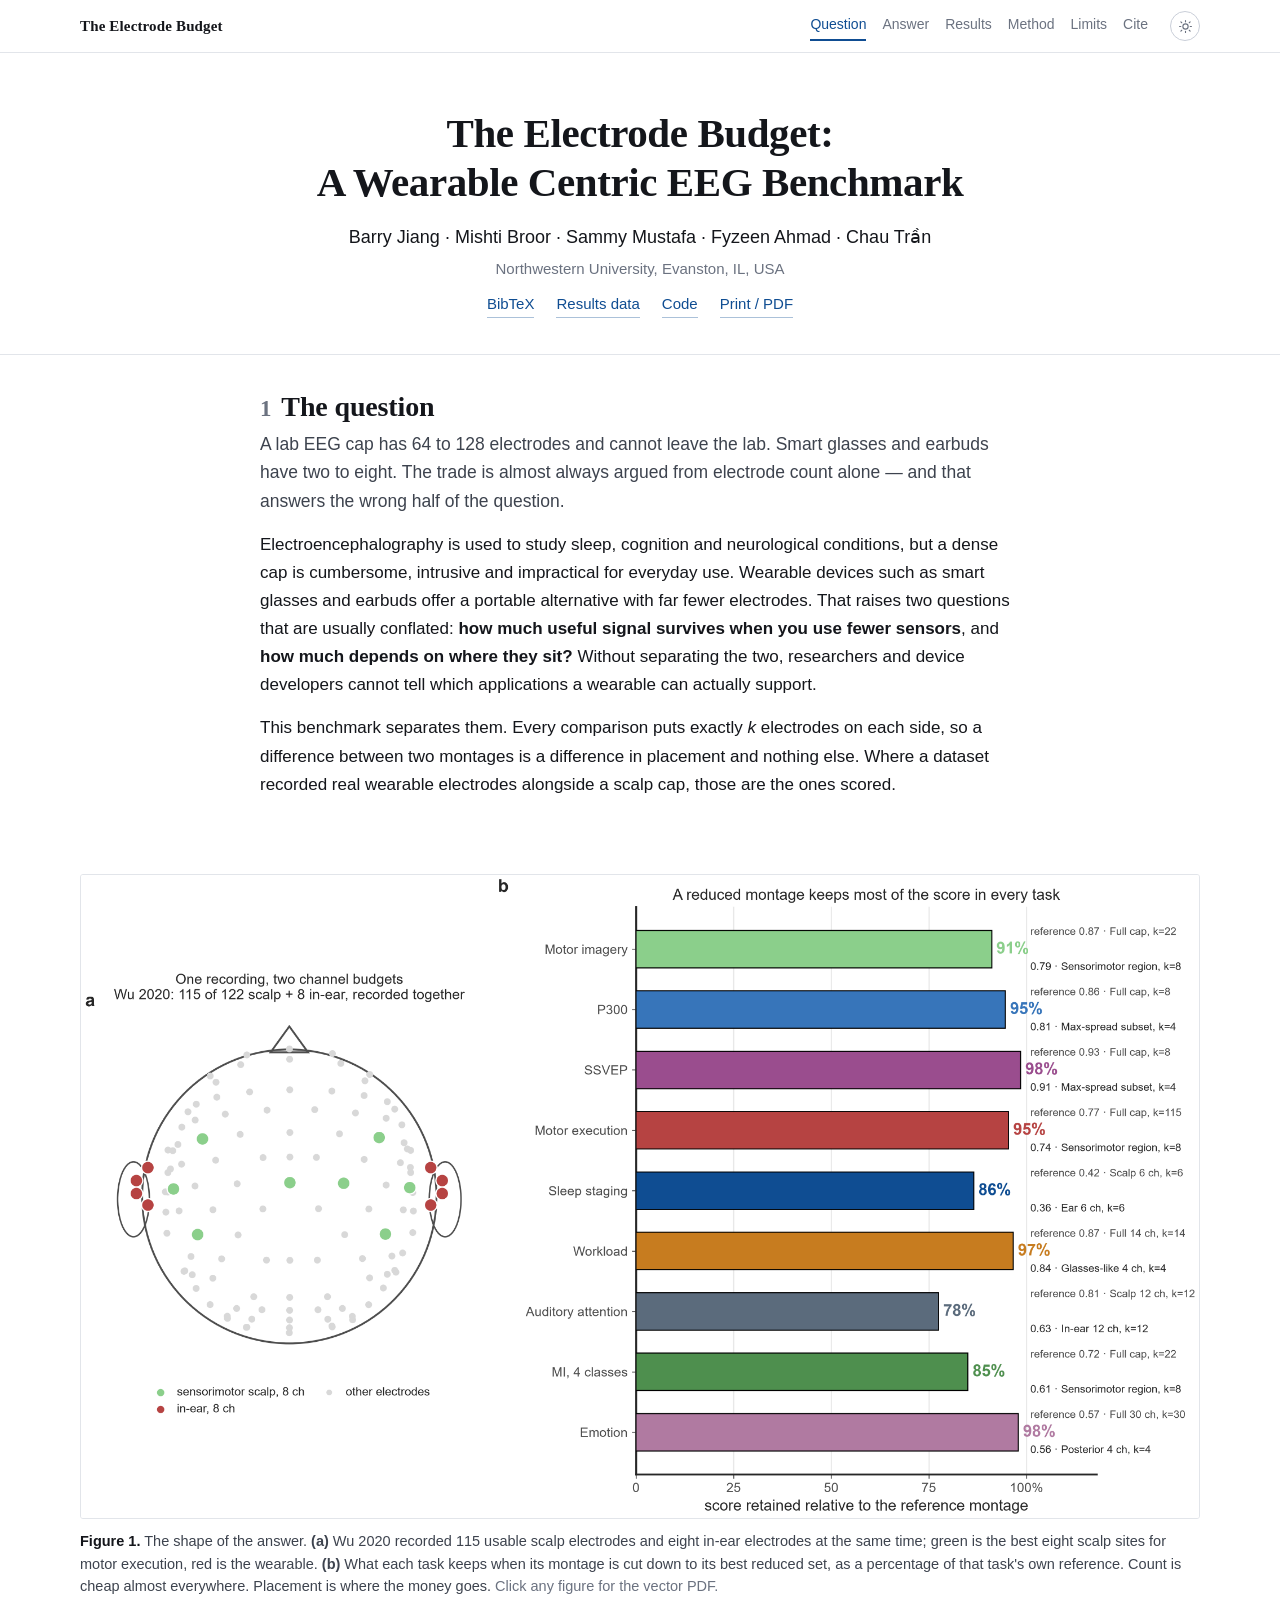
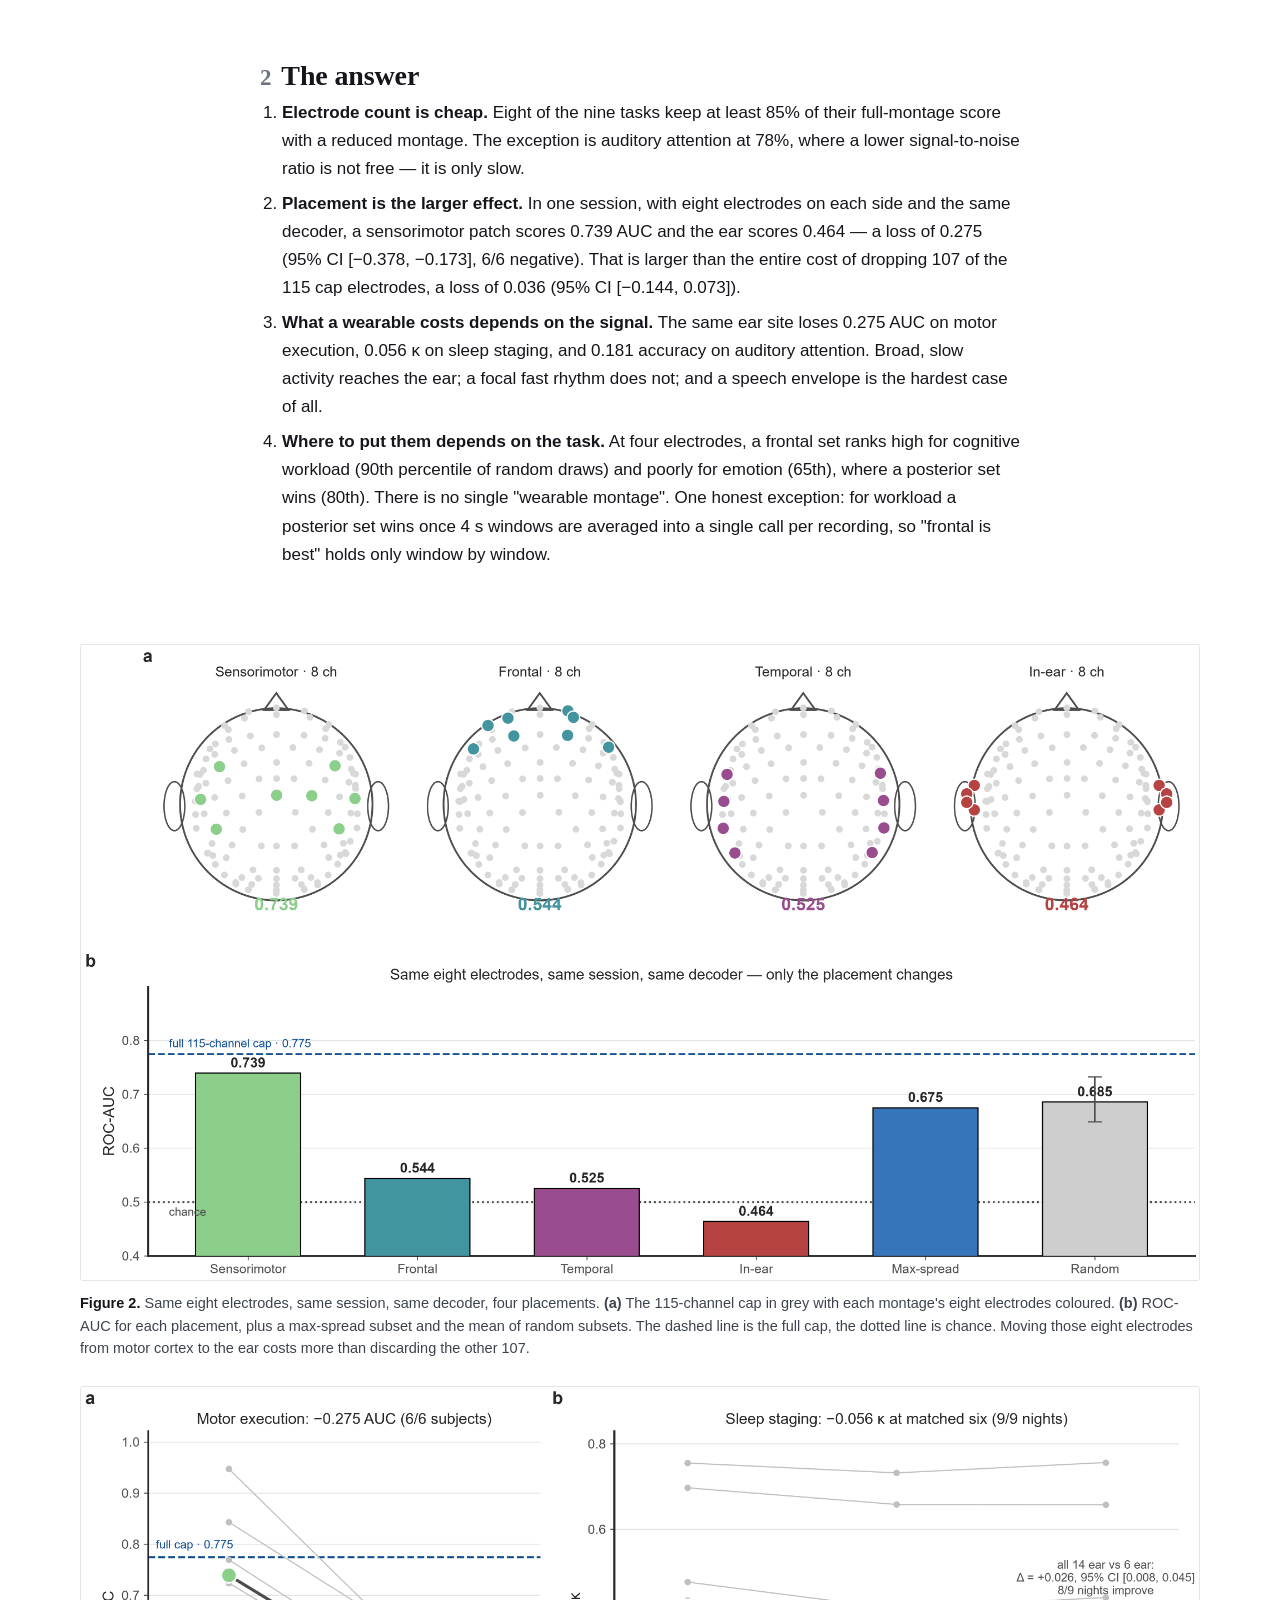
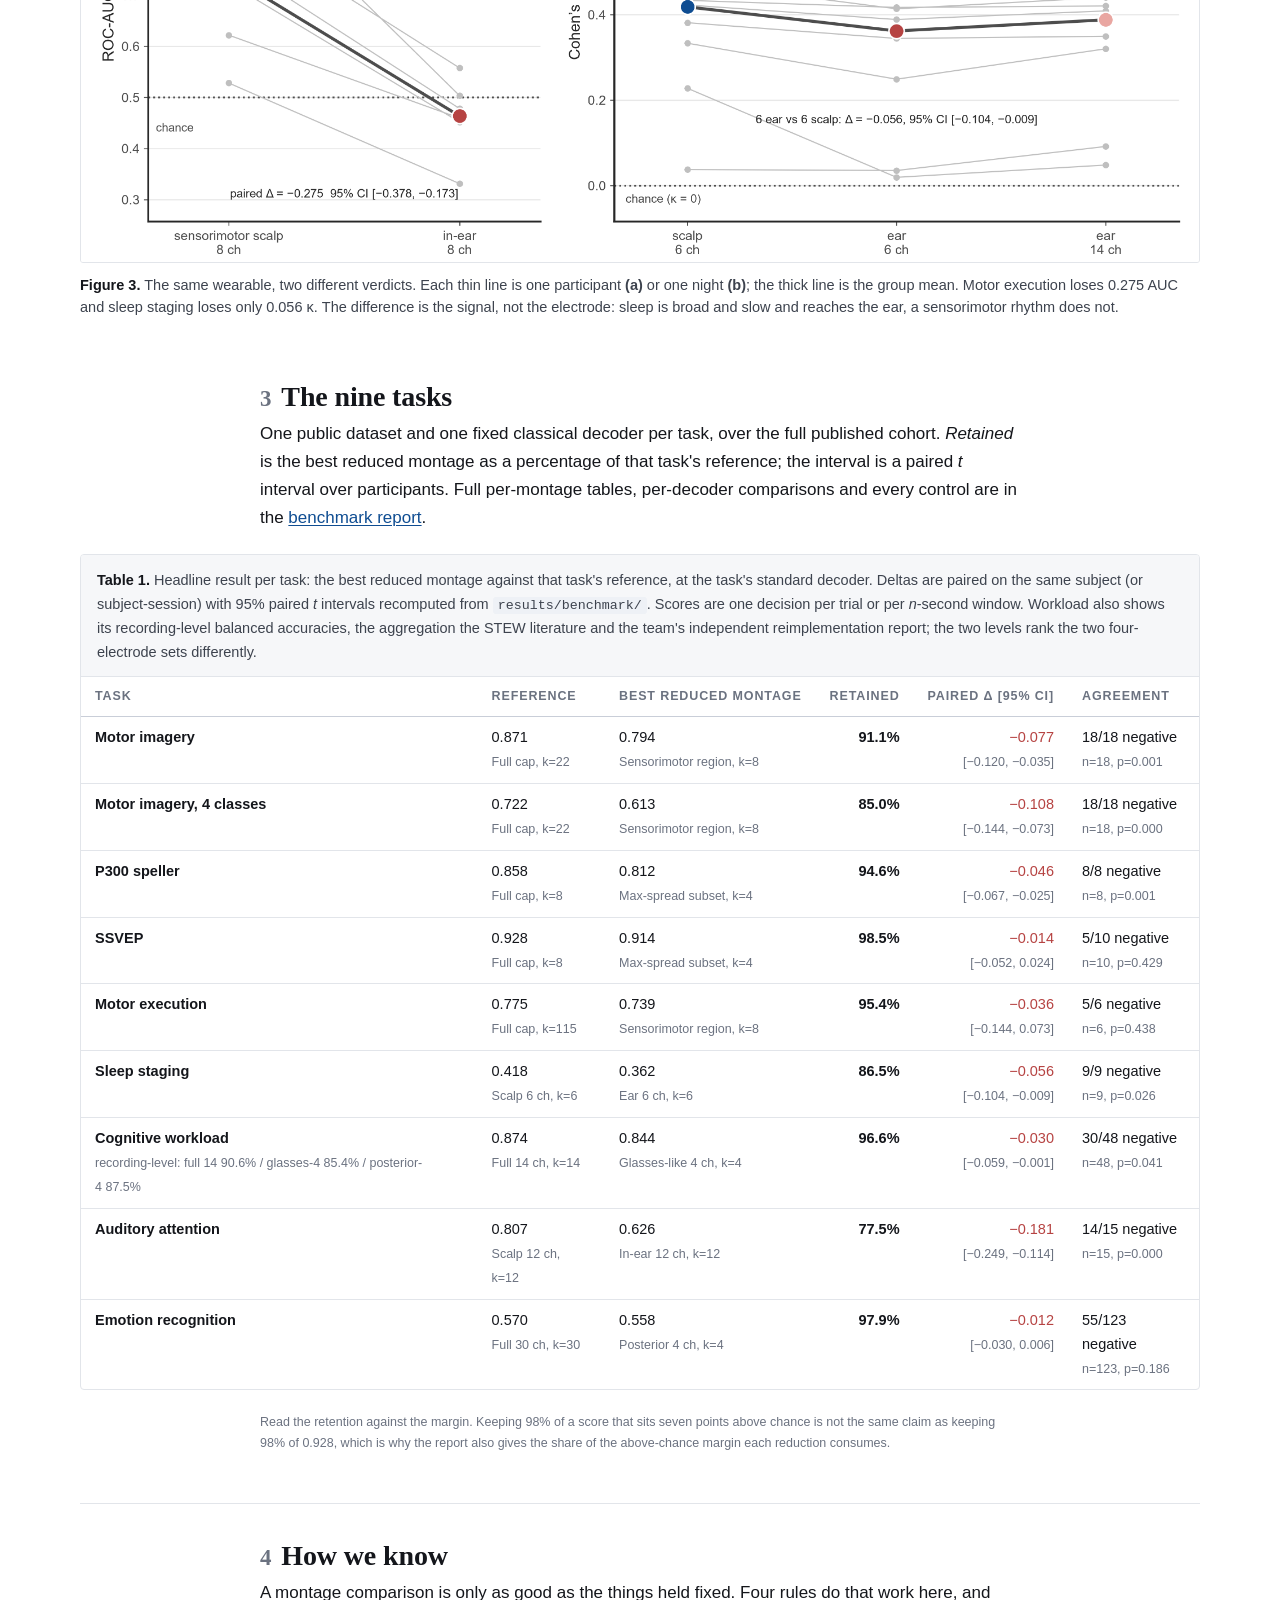
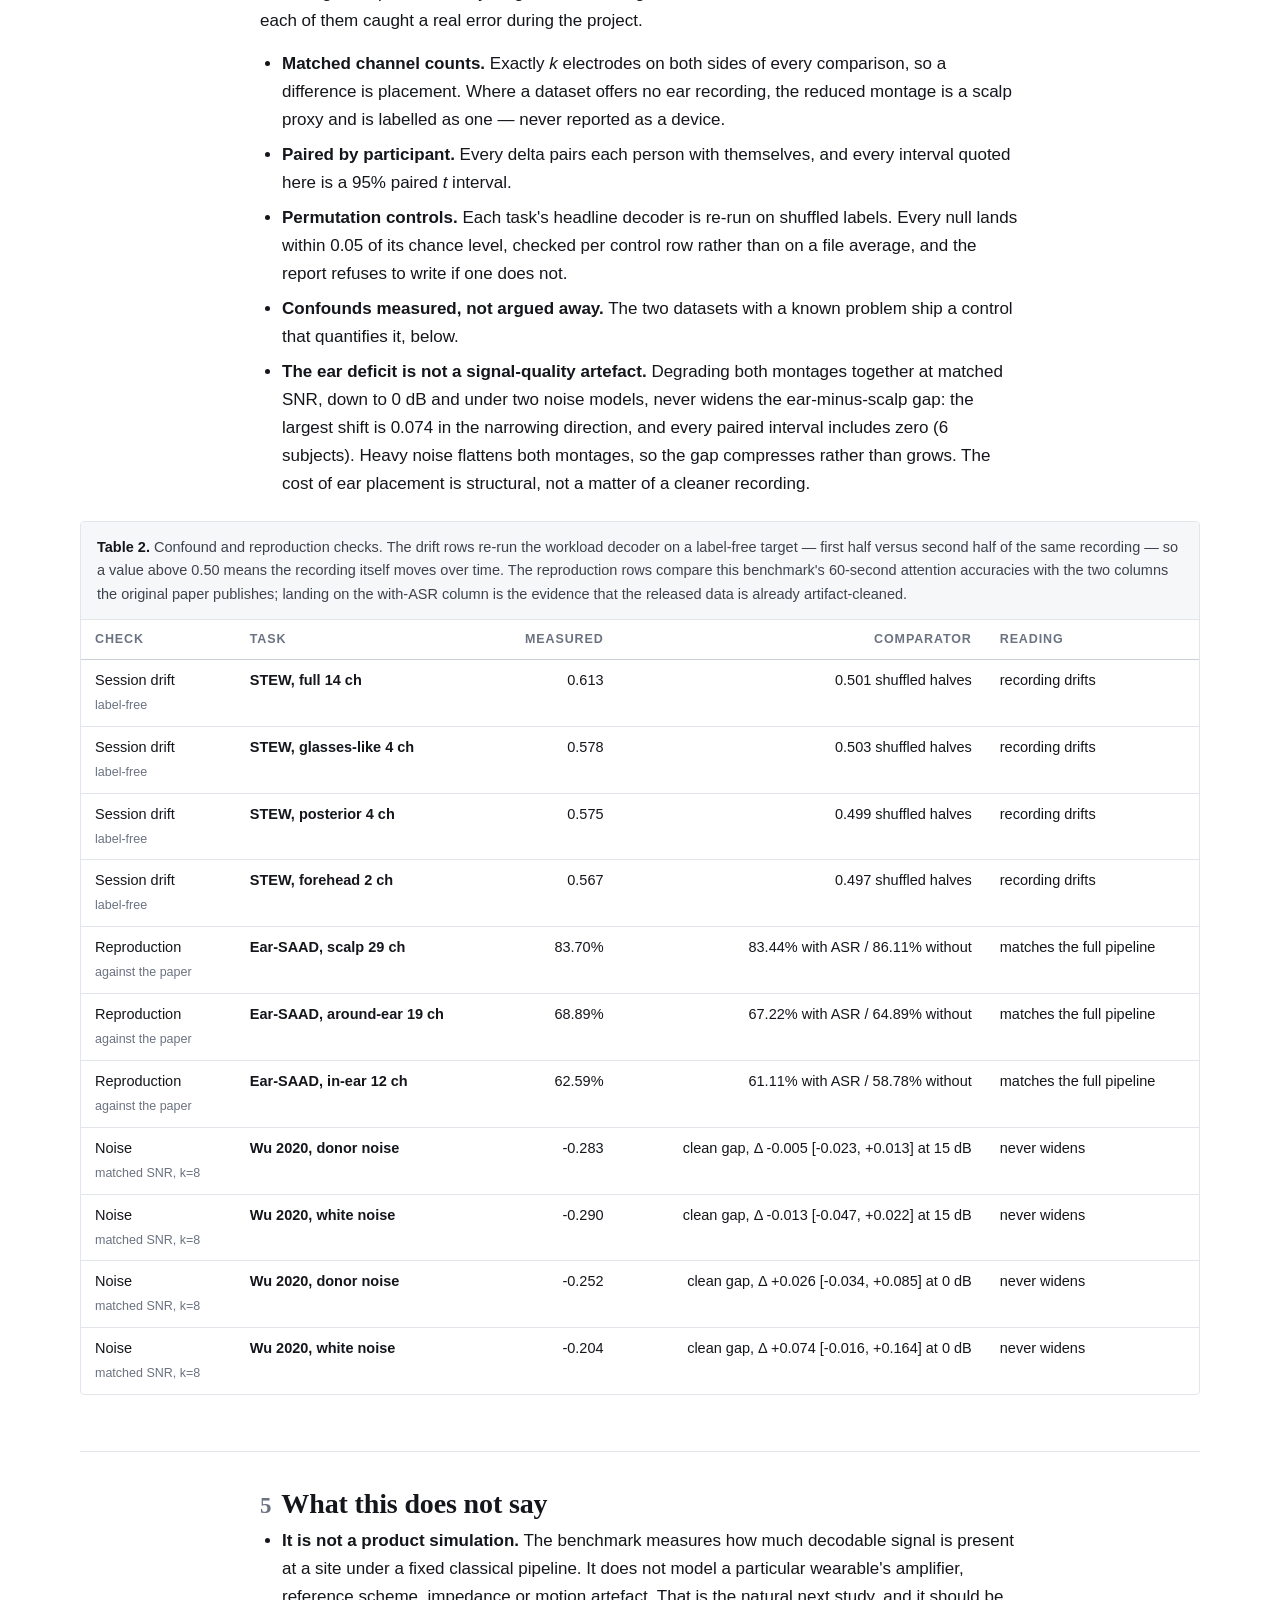
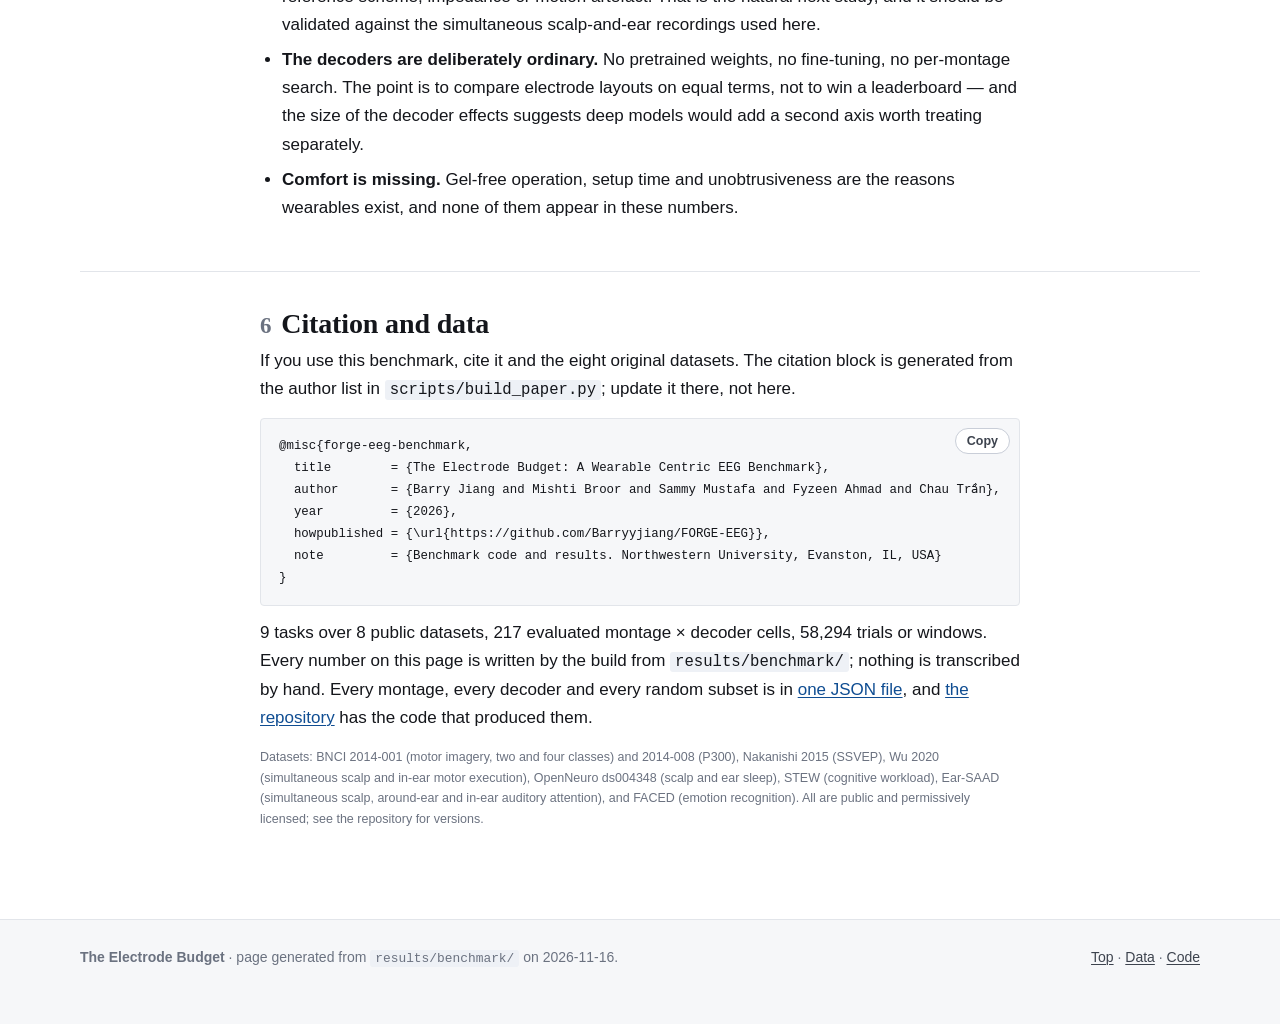
<file: docs/index.html>
<!doctype html>
<html lang="en" data-theme="light">
<head>
  <meta charset="utf-8">
  <meta name="viewport" content="width=device-width, initial-scale=1">
  <title>The Electrode Budget: A Wearable Centric EEG Benchmark</title>
  <meta name="description" content="How much EEG accuracy survives when a lab cap becomes a wearable? A matched-channel benchmark of nine tasks on eight public datasets, separating electrode count from electrode placement.">
  <meta name="author" content="Barry Jiang, Mishti Broor, Sammy Mustafa, Fyzeen Ahmad, Chau Tran">
  <meta name="theme-color" content="#0f4d92">
  <meta property="og:type" content="article">
  <meta property="og:title" content="The Electrode Budget: A Wearable Centric EEG Benchmark">
  <meta property="og:description" content="How much EEG accuracy survives when a lab cap becomes a wearable? Nine tasks, eight public datasets, one fixed decoder per task, exactly k electrodes on each side of every comparison.">
  <meta property="og:image" content="assets/figures/fig1_overview.png">
  <meta name="twitter:card" content="summary_large_image">
  <link rel="icon" href="assets/favicon.svg" type="image/svg+xml">
  <link rel="stylesheet" href="assets/paper.css">
  <script>
    /* Resolve the theme before first paint: light is the default, ?theme=dark or
       a remembered choice overrides it. See assets/paper.js (theme toggle). */
    (function () {
      var requested = new URLSearchParams(location.search).get("theme");
      try { requested = requested || localStorage.getItem("eegbench-paper-theme"); } catch (e) {}
      document.documentElement.dataset.theme = requested === "dark" ? "dark" : "light";
    })();
  </script>
  <script type="application/ld+json">
  {
    "@context": "https://schema.org",
    "@type": "ScholarlyArticle",
    "name": "The Electrode Budget: A Wearable Centric EEG Benchmark",
    "author": [{"@type": "Person", "name": "Barry Jiang"}, {"@type": "Person", "name": "Mishti Broor"}, {"@type": "Person", "name": "Sammy Mustafa"}, {"@type": "Person", "name": "Fyzeen Ahmad"}, {"@type": "Person", "name": "Chau Tran"}],
    "abstract": "How much EEG accuracy survives when a lab cap becomes a wearable? A matched-channel benchmark of nine tasks on eight public datasets, separating electrode count from electrode placement.",
    "keywords": "EEG, brain-computer interface, wearable, benchmark, electrode montage, MOABB",
    "isAccessibleForFree": true,
    "datePublished": "2026-11-16"
  }
  </script>
</head>
<body>
  <a class="skip-link" href="#answer">Skip to the answer</a>

  <header class="topbar">
    <div class="container topbar-inner">
      <a class="topbar-title" href="#top">The Electrode Budget</a>
      <nav aria-label="Paper sections">
        <a href="#question">Question</a>
        <a href="#answer">Answer</a>
        <a href="#results">Results</a>
        <a href="#method">Method</a>
        <a href="#limits">Limits</a>
        <a href="#cite">Cite</a>
      </nav>
      <button class="theme-toggle" id="theme-toggle" type="button" aria-label="Switch colour theme" title="Switch between light and dark">
        <svg class="icon-sun" viewBox="0 0 24 24" fill="none" stroke="currentColor" stroke-width="1.8" stroke-linecap="round" aria-hidden="true">
          <circle cx="12" cy="12" r="4.2"/>
          <path d="M12 2.5v2M12 19.5v2M4.6 4.6l1.4 1.4M18 18l1.4 1.4M2.5 12h2M19.5 12h2M4.6 19.4 6 18M18 6l1.4-1.4"/>
        </svg>
        <svg class="icon-moon" viewBox="0 0 24 24" fill="none" stroke="currentColor" stroke-width="1.8" stroke-linecap="round" aria-hidden="true">
          <path d="M20.3 14.2A8.4 8.4 0 0 1 9.8 3.7a8.5 8.5 0 1 0 10.5 10.5Z"/>
        </svg>
      </button>
    </div>
  </header>

  <!-- ------------------------------------------------------------- masthead -->
  <div class="masthead" id="top">
    <div class="container">
      <h1>The Electrode Budget:<br>A Wearable Centric EEG Benchmark</h1>
      <p class="authors"><a href="#cite">Barry Jiang</a> · <a href="#cite">Mishti Broor</a> · <a href="#cite">Sammy Mustafa</a> · <a href="#cite">Fyzeen Ahmad</a> · <a href="#cite">Chau Trần</a></p>
      <p class="affiliation">Northwestern University, Evanston, IL, USA</p>

      <nav class="paper-links" aria-label="Paper artefacts">
        <a href="#cite">BibTeX</a>
        <a href="data/benchmark.json" download>Results data</a>
        <a href="https://github.com/Barryyjiang/FORGE-EEG">Code</a>
        <button type="button" data-print>Print / PDF</button>
      </nav>
    </div>
  </div>

  <main class="container">
    <!-- ------------------------------------------------------------- question -->
    <section id="question">
      <div class="prose">
        <h2><span class="num">1</span>The question</h2>
        <p class="lede">
          A lab EEG cap has 64 to 128 electrodes and cannot leave the lab. Smart
          glasses and earbuds have two to eight. The trade is almost always argued
          from electrode count alone — and that answers the wrong half of the
          question.
        </p>
        <p>
          Electroencephalography is used to study sleep, cognition and neurological
          conditions, but a dense cap is cumbersome, intrusive and impractical for
          everyday use. Wearable devices such as smart glasses and earbuds offer a
          portable alternative with far fewer electrodes. That raises two questions
          that are usually conflated: <strong>how much useful signal survives when
          you use fewer sensors</strong>, and <strong>how much depends on where they
          sit?</strong> Without separating the two, researchers and device developers
          cannot tell which applications a wearable can actually support.
        </p>
        <p>
          This benchmark separates them. Every comparison puts exactly <em>k</em>
          electrodes on each side, so a difference between two montages is a
          difference in placement and nothing else. Where a dataset recorded real
          wearable electrodes alongside a scalp cap, those are the ones scored.
        </p>
      </div>
    </section>

    <!-- --------------------------------------------------------------- teaser -->
    <figure>
      <a href="assets/figures/fig1_overview.pdf" title="Open the vector PDF">
        <img src="assets/figures/fig1_overview.png" width="1600" height="921"
             alt="Left: top-down map of a 115-channel scalp cap with eight sensorimotor electrodes in green and eight in-ear electrodes in red. Right: horizontal bars showing the percentage of each task's reference score retained by its best reduced montage.">
      </a>
      <figcaption>
        <span class="label">Figure 1.</span> The shape of the answer.
        <strong>(a)</strong> Wu 2020 recorded 115 usable scalp electrodes and eight
        in-ear electrodes at the same time; green is the best eight scalp sites for
        motor execution, red is the wearable.
        <strong>(b)</strong> What each task keeps when its montage is cut down to its
        best reduced set, as a percentage of that task's own reference.
        Count is cheap almost everywhere. Placement is where the money goes.
        <span class="hint">Click any figure for the vector PDF.</span>
      </figcaption>
    </figure>

    <!-- --------------------------------------------------------------- answer -->
    <section id="answer">
      <div class="prose">
        <h2><span class="num">2</span>The answer</h2>
        <ol class="findings">
          <li>
            <strong>Electrode count is cheap.</strong> Eight of the nine tasks keep at
            least 85% of their full-montage score with a reduced montage. The exception
            is auditory attention at 78%,
            where a lower signal-to-noise ratio is not free — it is only slow.
          </li>
          <li>
            <strong>Placement is the larger effect.</strong> In one session, with
            eight electrodes on each side and the same decoder, a sensorimotor patch
            scores 0.739 AUC and the ear scores
            0.464 — a loss of
            0.275 (95% CI [−0.378, −0.173],
            6/6 negative). That is larger than the entire cost of
            dropping 107 of the 115 cap electrodes, a loss of
            0.036 (95% CI [−0.144, 0.073]).
          </li>
          <li>
            <strong>What a wearable costs depends on the signal.</strong> The same
            ear site loses 0.275 AUC on motor execution,
            0.056 κ on sleep staging, and
            0.181 accuracy on auditory attention.
            Broad, slow
            activity reaches the ear; a focal fast rhythm does not; and a speech
            envelope is the hardest case of all.
          </li>
          <li>
            <strong>Where to put them depends on the task.</strong> At four
            electrodes, a frontal set ranks high for cognitive workload
            (90th percentile of random draws) and poorly for
            emotion (65th), where a posterior set wins
            (80th). There is no single "wearable montage".
            One honest exception: for workload a posterior set wins once 4&nbsp;s
            windows are averaged into a single call per recording, so "frontal is
            best" holds only window by window.
          </li>
        </ol>
      </div>
    </section>

    <!-- ----------------------------------------------------------- placement -->
    <figure>
      <a href="assets/figures/fig3_placement.pdf" title="Open the vector PDF">
        <img src="assets/figures/fig3_placement.png" width="1600" height="910"
             alt="Top row: four top-down head maps of the same eight-channel budgets over sensorimotor, frontal and temporal scalp and in the ear. Bottom: a bar chart of their ROC-AUC against the full-cap reference and chance.">
      </a>
      <figcaption>
        <span class="label">Figure 2.</span> Same eight electrodes, same session, same
        decoder, four placements. <strong>(a)</strong> The 115-channel cap in grey with
        each montage's eight electrodes coloured. <strong>(b)</strong> ROC-AUC for each
        placement, plus a max-spread subset and the mean of random subsets. The dashed
        line is the full cap, the dotted line is chance. Moving those eight electrodes
        from motor cortex to the ear costs more than discarding the other 107.
      </figcaption>
    </figure>

    <!-- ------------------------------------------------------------ wearable -->
    <figure>
      <a href="assets/figures/fig4_wearable_gap.pdf" title="Open the vector PDF">
        <img src="assets/figures/fig4_wearable_gap.png" width="1600" height="680"
             alt="Two paired slopegraphs. Left: per-subject ROC-AUC for eight sensorimotor scalp electrodes versus eight in-ear electrodes. Right: per-night Cohen's kappa for six scalp electrodes, six ear electrodes and fourteen ear electrodes.">
      </a>
      <figcaption>
        <span class="label">Figure 3.</span> The same wearable, two different verdicts.
        Each thin line is one participant <strong>(a)</strong> or one night
        <strong>(b)</strong>; the thick line is the group mean. Motor execution loses
        0.275 AUC and sleep staging loses only
        0.056 κ. The difference is the signal, not the
        electrode: sleep is broad and slow and reaches the ear, a sensorimotor rhythm
        does not.
      </figcaption>
    </figure>

    <!-- ------------------------------------------------------------- results -->
    <section id="results">
      <div class="prose">
        <h2><span class="num">3</span>The nine tasks</h2>
        <p>
          One public dataset and one fixed classical decoder per task, over the full
          published cohort. <em>Retained</em> is the best reduced montage as a
          percentage of that task's reference; the interval is a paired <em>t</em>
          interval over participants. Full per-montage tables, per-decoder
          comparisons and every control are in the
          <a href="https://github.com/Barryyjiang/FORGE-EEG/blob/main/results/REPORT.md">benchmark report</a>.
        </p>
      </div>

    <div class="table-wrap">
    <table>
      <caption><span class='label'>Table 1.</span> Headline result per task: the best reduced montage against that task's reference, at the task's standard decoder. Deltas are paired on the same subject (or subject-session) with 95% paired <em>t</em> intervals recomputed from <code>results/benchmark/</code>. Scores are one decision per trial or per <em>n</em>-second window. Workload also shows its recording-level balanced accuracies, the aggregation the STEW literature and the team's independent reimplementation report; the two levels rank the two four-electrode sets differently.</caption>
      <thead>
        <tr><th>Task</th><th>Reference</th><th>Best reduced montage</th><th class="num">Retained</th><th class="num">Paired Δ [95% CI]</th><th>Agreement</th></tr>
      </thead>
      <tbody>
      <tr><td><strong>Motor imagery</strong></td><td>0.871<br><span class='small'>Full cap, k=22</span></td><td>0.794<br><span class='small'>Sensorimotor region, k=8</span></td><td class="num"><strong>91.1%</strong></td><td class="num"><span class='delta-neg'>−0.077</span><br><span class='small nowrap'>[−0.120, −0.035]</span></td><td>18/18 negative<br><span class='small'>n=18, p=0.001</span></td></tr>
      <tr><td><strong>Motor imagery, 4 classes</strong></td><td>0.722<br><span class='small'>Full cap, k=22</span></td><td>0.613<br><span class='small'>Sensorimotor region, k=8</span></td><td class="num"><strong>85.0%</strong></td><td class="num"><span class='delta-neg'>−0.108</span><br><span class='small nowrap'>[−0.144, −0.073]</span></td><td>18/18 negative<br><span class='small'>n=18, p=0.000</span></td></tr>
      <tr><td><strong>P300 speller</strong></td><td>0.858<br><span class='small'>Full cap, k=8</span></td><td>0.812<br><span class='small'>Max-spread subset, k=4</span></td><td class="num"><strong>94.6%</strong></td><td class="num"><span class='delta-neg'>−0.046</span><br><span class='small nowrap'>[−0.067, −0.025]</span></td><td>8/8 negative<br><span class='small'>n=8, p=0.001</span></td></tr>
      <tr><td><strong>SSVEP</strong></td><td>0.928<br><span class='small'>Full cap, k=8</span></td><td>0.914<br><span class='small'>Max-spread subset, k=4</span></td><td class="num"><strong>98.5%</strong></td><td class="num"><span class='delta-neg'>−0.014</span><br><span class='small nowrap'>[−0.052, 0.024]</span></td><td>5/10 negative<br><span class='small'>n=10, p=0.429</span></td></tr>
      <tr><td><strong>Motor execution</strong></td><td>0.775<br><span class='small'>Full cap, k=115</span></td><td>0.739<br><span class='small'>Sensorimotor region, k=8</span></td><td class="num"><strong>95.4%</strong></td><td class="num"><span class='delta-neg'>−0.036</span><br><span class='small nowrap'>[−0.144, 0.073]</span></td><td>5/6 negative<br><span class='small'>n=6, p=0.438</span></td></tr>
      <tr><td><strong>Sleep staging</strong></td><td>0.418<br><span class='small'>Scalp 6 ch, k=6</span></td><td>0.362<br><span class='small'>Ear 6 ch, k=6</span></td><td class="num"><strong>86.5%</strong></td><td class="num"><span class='delta-neg'>−0.056</span><br><span class='small nowrap'>[−0.104, −0.009]</span></td><td>9/9 negative<br><span class='small'>n=9, p=0.026</span></td></tr>
      <tr><td><strong>Cognitive workload</strong><br><span class='small'>recording-level: full 14&nbsp;90.6% / glasses-4&nbsp;85.4% / posterior-4&nbsp;87.5%</span></td><td>0.874<br><span class='small'>Full 14 ch, k=14</span></td><td>0.844<br><span class='small'>Glasses-like 4 ch, k=4</span></td><td class="num"><strong>96.6%</strong></td><td class="num"><span class='delta-neg'>−0.030</span><br><span class='small nowrap'>[−0.059, −0.001]</span></td><td>30/48 negative<br><span class='small'>n=48, p=0.041</span></td></tr>
      <tr><td><strong>Auditory attention</strong></td><td>0.807<br><span class='small'>Scalp 12 ch, k=12</span></td><td>0.626<br><span class='small'>In-ear 12 ch, k=12</span></td><td class="num"><strong>77.5%</strong></td><td class="num"><span class='delta-neg'>−0.181</span><br><span class='small nowrap'>[−0.249, −0.114]</span></td><td>14/15 negative<br><span class='small'>n=15, p=0.000</span></td></tr>
      <tr><td><strong>Emotion recognition</strong></td><td>0.570<br><span class='small'>Full 30 ch, k=30</span></td><td>0.558<br><span class='small'>Posterior 4 ch, k=4</span></td><td class="num"><strong>97.9%</strong></td><td class="num"><span class='delta-neg'>−0.012</span><br><span class='small nowrap'>[−0.030, 0.006]</span></td><td>55/123 negative<br><span class='small'>n=123, p=0.186</span></td></tr>
      </tbody>
    </table>
    </div>

      <div class="prose">
        <p class="small">
          Read the retention against the margin. Keeping 98% of a score that sits
          seven points above chance is not the same claim as keeping 98% of
          0.928, which is why the report also gives the share
          of the above-chance margin each reduction consumes.
        </p>
      </div>
    </section>

    <!-- -------------------------------------------------------------- method -->
    <section id="method">
      <div class="prose">
        <h2><span class="num">4</span>How we know</h2>
        <p>
          A montage comparison is only as good as the things held fixed. Four rules
          do that work here, and each of them caught a real error during the project.
        </p>
        <ul>
          <li><strong>Matched channel counts.</strong> Exactly <em>k</em> electrodes
            on both sides of every comparison, so a difference is placement. Where a
            dataset offers no ear recording, the reduced montage is a scalp proxy and
            is labelled as one — never reported as a device.</li>
          <li><strong>Paired by participant.</strong> Every delta pairs each person
            with themselves, and every interval quoted here is a 95% paired
            <em>t</em> interval.</li>
          <li><strong>Permutation controls.</strong> Each task's headline decoder is
            re-run on shuffled labels. Every null lands within 0.05 of its chance
            level, checked per control row rather than on a file average, and the
            report refuses to write if one does not.</li>
          <li><strong>Confounds measured, not argued away.</strong> The two datasets
            with a known problem ship a control that quantifies it, below.</li>
          <li><strong>The ear deficit is not a signal-quality artefact.</strong>
            Degrading both montages together at matched SNR, down to 0&nbsp;dB and
            under two noise models, never widens the ear-minus-scalp gap: the
            largest shift is 0.074 in the narrowing direction, and
            every paired interval includes zero (6 subjects). Heavy noise
            flattens both montages, so the gap compresses rather than grows. The
            cost of ear placement is structural, not a matter of a cleaner
            recording.</li>
        </ul>
      </div>

    <div class="table-wrap">
    <table>
      <caption><span class='label'>Table 2.</span> Confound and reproduction checks. The drift rows re-run the workload decoder on a label-free target — first half versus second half of the same recording — so a value above 0.50 means the recording itself moves over time. The reproduction rows compare this benchmark's 60-second attention accuracies with the two columns the original paper publishes; landing on the with-ASR column is the evidence that the released data is already artifact-cleaned.</caption>
      <thead>
        <tr><th>Check</th><th>Task</th><th class="num">Measured</th><th class="num">Comparator</th><th>Reading</th></tr>
      </thead>
      <tbody>
      <tr><td>Session drift<br><span class='small'>label-free</span></td><td><strong>STEW, full 14 ch</strong></td><td class="num">0.613</td><td class="num">0.501 shuffled halves</td><td>recording drifts</td></tr>
      <tr><td>Session drift<br><span class='small'>label-free</span></td><td><strong>STEW, glasses-like 4 ch</strong></td><td class="num">0.578</td><td class="num">0.503 shuffled halves</td><td>recording drifts</td></tr>
      <tr><td>Session drift<br><span class='small'>label-free</span></td><td><strong>STEW, posterior 4 ch</strong></td><td class="num">0.575</td><td class="num">0.499 shuffled halves</td><td>recording drifts</td></tr>
      <tr><td>Session drift<br><span class='small'>label-free</span></td><td><strong>STEW, forehead 2 ch</strong></td><td class="num">0.567</td><td class="num">0.497 shuffled halves</td><td>recording drifts</td></tr>
      <tr><td>Reproduction<br><span class='small'>against the paper</span></td><td><strong>Ear-SAAD, scalp 29 ch</strong></td><td class="num">83.70%</td><td class="num">83.44% with ASR / 86.11% without</td><td>matches the full pipeline</td></tr>
      <tr><td>Reproduction<br><span class='small'>against the paper</span></td><td><strong>Ear-SAAD, around-ear 19 ch</strong></td><td class="num">68.89%</td><td class="num">67.22% with ASR / 64.89% without</td><td>matches the full pipeline</td></tr>
      <tr><td>Reproduction<br><span class='small'>against the paper</span></td><td><strong>Ear-SAAD, in-ear 12 ch</strong></td><td class="num">62.59%</td><td class="num">61.11% with ASR / 58.78% without</td><td>matches the full pipeline</td></tr>
      <tr><td>Noise<br><span class='small'>matched SNR, k=8</span></td><td><strong>Wu 2020, donor noise</strong></td><td class="num">-0.283</td><td class="num">clean gap, Δ -0.005 [-0.023, +0.013] at 15 dB</td><td>never widens</td></tr>
      <tr><td>Noise<br><span class='small'>matched SNR, k=8</span></td><td><strong>Wu 2020, white noise</strong></td><td class="num">-0.290</td><td class="num">clean gap, Δ -0.013 [-0.047, +0.022] at 15 dB</td><td>never widens</td></tr>
      <tr><td>Noise<br><span class='small'>matched SNR, k=8</span></td><td><strong>Wu 2020, donor noise</strong></td><td class="num">-0.252</td><td class="num">clean gap, Δ +0.026 [-0.034, +0.085] at 0 dB</td><td>never widens</td></tr>
      <tr><td>Noise<br><span class='small'>matched SNR, k=8</span></td><td><strong>Wu 2020, white noise</strong></td><td class="num">-0.204</td><td class="num">clean gap, Δ +0.074 [-0.016, +0.164] at 0 dB</td><td>never widens</td></tr>
      </tbody>
    </table>
    </div>
    </section>

    <!-- -------------------------------------------------------------- limits -->
    <section id="limits">
      <div class="prose">
        <h2><span class="num">5</span>What this does not say</h2>
        <ul>
          <li><strong>It is not a product simulation.</strong> The benchmark measures
            how much decodable signal is present at a site under a fixed classical
            pipeline. It does not model a particular wearable's amplifier, reference
            scheme, impedance or motion artefact. That is the natural next study, and
            it should be validated against the simultaneous scalp-and-ear recordings
            used here.</li>
          <li><strong>The decoders are deliberately ordinary.</strong> No pretrained
            weights, no fine-tuning, no per-montage search. The point is to compare
            electrode layouts on equal terms, not to win a leaderboard — and the size
            of the decoder effects suggests deep models would add a second axis worth
            treating separately.</li>
          <li><strong>Comfort is missing.</strong> Gel-free operation, setup time and
            unobtrusiveness are the reasons wearables exist, and none of them appear
            in these numbers.</li>
        </ul>
      </div>
    </section>

    <!-- ---------------------------------------------------------------- cite -->
    <section id="cite">
      <div class="prose">
        <h2><span class="num">6</span>Citation and data</h2>
        <p>
          If you use this benchmark, cite it and the eight original datasets. The
          citation block is generated from the author list in
          <code>scripts/build_paper.py</code>; update it there, not here.
        </p>
      </div>

      <div class="prose cite-block">
        <button class="copy-button" type="button" data-copy-target="#bibtex">Copy</button>
        <pre id="bibtex"><code>@misc{forge-eeg-benchmark,
  title        = {The Electrode Budget: A Wearable Centric EEG Benchmark},
  author       = {Barry Jiang and Mishti Broor and Sammy Mustafa and Fyzeen Ahmad and Chau Trần},
  year         = {2026},
  howpublished = {\url{https://github.com/Barryyjiang/FORGE-EEG}},
  note         = {Benchmark code and results. Northwestern University, Evanston, IL, USA}
}</code></pre>
      </div>

      <div class="prose">
        <p>
          9 tasks over 8 public datasets,
          217 evaluated montage × decoder cells, 58,294 trials
          or windows. Every number on this page is written by the build from
          <code>results/benchmark/</code>; nothing is transcribed by hand.
          Every montage, every decoder and every random subset is in
          <a href="data/benchmark.json" download>one JSON file</a>, and
          <a href="https://github.com/Barryyjiang/FORGE-EEG">the repository</a> has the code that produced them.
        </p>
        <p class="small">
          Datasets: BNCI 2014-001 (motor imagery, two and four classes) and 2014-008
          (P300), Nakanishi 2015 (SSVEP), Wu 2020 (simultaneous scalp and in-ear
          motor execution), OpenNeuro ds004348 (scalp and ear sleep), STEW (cognitive
          workload), Ear-SAAD (simultaneous scalp, around-ear and in-ear auditory
          attention), and FACED (emotion recognition). All are public and permissively
          licensed; see the repository for versions.
        </p>
      </div>
    </section>
  </main>

  <footer>
    <div class="container footer-inner">
      <p>
        <strong>The Electrode Budget</strong> · page generated from
        <code>results/benchmark/</code> on 2026-11-16.
      </p>
      <p>
        <a href="#top">Top</a> ·
        <a href="data/benchmark.json">Data</a> ·
        <a href="https://github.com/Barryyjiang/FORGE-EEG">Code</a>
      </p>
    </div>
  </footer>

  <script src="assets/paper.js" defer></script>
</body>
</html>
</file>
<file: docs/assets/paper.css>
/* ---------------------------------------------------------------------------
   The Electrode Budget — paper page
   A print-friendly, dependency-free layout for a single-paper landing page.
   The interactive benchmark site lives at /explore/ and has its own stylesheet.
   --------------------------------------------------------------------------- */

/* Light is the default: this is a paper, and a paper is read on white.
   A reader can switch to dark with the toggle in the header (remembered in
   localStorage) or by opening the page with ?theme=dark. */
:root,
[data-theme="light"] {
  --ink: #14161b;
  --ink-2: #3d434e;
  --muted: #6b7280;
  --rule: #e2e5ea;
  --rule-strong: #c9ced8;
  --paper: #ffffff;
  --wash: #f6f7f9;
  --wash-2: #eef1f6;
  --accent: #0f4d92;
  --accent-soft: #e8eff8;
  --accent-2: #b64342;
  --serif: "Iowan Old Style", "Palatino Linotype", Palatino, "Book Antiqua", Georgia, serif;
  --sans: -apple-system, BlinkMacSystemFont, "Segoe UI", Roboto, Helvetica, Arial, sans-serif;
  --mono: ui-monospace, SFMono-Regular, "SF Mono", Menlo, Consolas, "Liberation Mono", monospace;
  --text: 17px;
  --wide: 1120px;
  --narrow: 760px;
}

[data-theme="dark"] {
  --ink: #eef1f6;
  --ink-2: #c8cedb;
  --muted: #98a0ae;
  --rule: #2b3038;
  --rule-strong: #3c434d;
  --paper: #12141a;
  --wash: #191c23;
  --wash-2: #1f232c;
  --accent: #7fb0e8;
  --accent-soft: #1b2736;
  --accent-2: #e28f8d;
}

* { box-sizing: border-box; }

html { scroll-behavior: smooth; }

body {
  margin: 0;
  background: var(--paper);
  color: var(--ink);
  font-family: var(--sans);
  font-size: var(--text);
  line-height: 1.65;
  -webkit-font-smoothing: antialiased;
}

img { max-width: 100%; height: auto; }

a { color: var(--accent); text-decoration-thickness: 1px; text-underline-offset: 2px; }
a:hover { text-decoration-thickness: 2px; }

.container { width: min(100% - 40px, var(--wide)); margin-inline: auto; }
.prose { width: min(100%, var(--narrow)); margin-inline: auto; }

/* ------------------------------------------------------------------ header */

.topbar {
  position: sticky;
  top: 0;
  z-index: 20;
  background: color-mix(in srgb, var(--paper) 88%, transparent);
  backdrop-filter: saturate(140%) blur(10px);
  border-bottom: 1px solid var(--rule);
}

.topbar-inner {
  display: flex;
  align-items: center;
  gap: 18px;
  min-height: 52px;
  padding-block: 6px;
}

.topbar-title {
  font-family: var(--serif);
  font-size: 15px;
  font-weight: 600;
  letter-spacing: 0.01em;
  white-space: nowrap;
  overflow: hidden;
  text-overflow: ellipsis;
  color: var(--ink);
  text-decoration: none;
}

.topbar nav {
  display: flex;
  gap: 16px;
  margin-left: auto;
  flex-wrap: wrap;
  font-size: 14px;
}

.topbar nav a {
  color: var(--muted);
  text-decoration: none;
  padding-block: 2px;
  border-bottom: 2px solid transparent;
}

.topbar nav a:hover { color: var(--ink); }
.topbar nav a.is-current { color: var(--accent); border-bottom-color: var(--accent); }
.topbar nav a.explore { color: var(--accent); font-weight: 600; }

.theme-toggle {
  display: inline-flex;
  align-items: center;
  justify-content: center;
  width: 30px;
  height: 30px;
  margin-left: 4px;
  padding: 0;
  border: 1px solid var(--rule-strong);
  border-radius: 50%;
  background: none;
  color: var(--muted);
  cursor: pointer;
}

.theme-toggle:hover { color: var(--accent); border-color: var(--accent); }
.theme-toggle svg { width: 15px; height: 15px; }
[data-theme="dark"] .icon-sun,
[data-theme="light"] .icon-moon { display: none; }

/* ------------------------------------------------------------------- title */

.masthead {
  padding: 56px 0 6px;
  text-align: center;
  border-bottom: 1px solid var(--rule);
}

.masthead h1 {
  font-family: var(--serif);
  font-weight: 600;
  font-size: clamp(28px, 3.9vw, 41px);
  line-height: 1.2;
  letter-spacing: -0.01em;
  margin: 0 auto 16px;
  max-width: 34ch;
}

.authors {
  font-size: 18px;
  margin: 0 0 4px;
}

.authors a { color: var(--ink); text-decoration: none; }
.authors a:hover { color: var(--accent); }

.affiliation {
  color: var(--muted);
  font-size: 15px;
  margin: 0 0 6px;
}

/* A plain link row, the way a paper lists its artefacts. */
.paper-links {
  display: flex;
  flex-wrap: wrap;
  justify-content: center;
  gap: 4px 22px;
  padding: 4px 0 30px;
  font-size: 15px;
}

.paper-links a,
.paper-links button {
  color: var(--accent);
  background: none;
  border: 0;
  padding: 0;
  font: inherit;
  cursor: pointer;
  text-decoration: none;
  border-bottom: 1px solid color-mix(in srgb, var(--accent) 35%, transparent);
}

.paper-links a:hover,
.paper-links button:hover {
  border-bottom-color: var(--accent);
}

.paper-links .sep { color: var(--rule-strong); }

/* ----------------------------------------------------------------- content */

main { padding-bottom: 40px; }

section { padding-block: 34px; }
section + section { border-top: 1px solid var(--rule); }

h2 {
  font-family: var(--serif);
  font-size: clamp(23px, 2.6vw, 28px);
  line-height: 1.25;
  margin: 0 0 6px;
  letter-spacing: -0.005em;
}

h2 .num {
  color: var(--muted);
  font-variant-numeric: tabular-nums;
  margin-right: 10px;
  font-size: 0.82em;
}

h3 {
  font-size: 18px;
  margin: 26px 0 6px;
}

p { margin: 0 0 15px; }

.lede { font-size: 17.5px; color: var(--ink-2); }

ul, ol { margin: 0 0 15px; padding-left: 22px; }
li { margin-bottom: 7px; }

em.term { font-style: italic; }

/* ---------------------------------------------------------------- abstract */

.abstract {
  width: min(100%, 680px);
  margin: 0 auto;
  padding: 22px 0 18px;
  border-top: 1px solid var(--rule-strong);
  border-bottom: 1px solid var(--rule-strong);
}

.abstract h2 {
  font-family: var(--serif);
  font-size: 14px;
  font-weight: 600;
  text-transform: uppercase;
  letter-spacing: 0.18em;
  color: var(--ink-2);
  text-align: center;
  margin: 0 0 12px;
}

.abstract p { font-size: 17px; line-height: 1.7; margin: 0; }

/* ---------------------------------------------------------------- figures */

figure {
  margin: 26px auto;
  width: min(100%, var(--wide));
}

figure img {
  display: block;
  width: 100%;
  border: 1px solid var(--rule);
  border-radius: 3px;
  background: #fff;
}

figure a { display: block; }

figcaption {
  margin-top: 11px;
  font-size: 14.5px;
  line-height: 1.55;
  color: var(--ink-2);
}

figcaption .label { font-weight: 700; color: var(--ink); }
figcaption .hint { color: var(--muted); }

/* ----------------------------------------------------------------- tables */

.table-wrap {
  width: min(100%, var(--wide));
  margin: 22px auto;
  overflow-x: auto;
  border: 1px solid var(--rule);
  border-radius: 4px;
  background: var(--paper);
}

table {
  border-collapse: collapse;
  width: 100%;
  font-size: 14.5px;
  font-variant-numeric: tabular-nums;
}

caption {
  caption-side: top;
  text-align: left;
  padding: 14px 16px 12px;
  font-size: 14.5px;
  color: var(--ink-2);
  border-bottom: 1px solid var(--rule);
  background: var(--wash);
}

caption .label { font-weight: 700; color: var(--ink); }

th, td {
  padding: 9px 14px;
  text-align: left;
  border-bottom: 1px solid var(--rule);
  vertical-align: top;
}

thead th {
  font-size: 12.5px;
  text-transform: uppercase;
  letter-spacing: 0.07em;
  color: var(--muted);
  border-bottom: 1px solid var(--rule-strong);
  white-space: nowrap;
}

tbody tr:last-child td { border-bottom: none; }

td.num, th.num { text-align: right; font-variant-numeric: tabular-nums; }
td.best { font-weight: 700; color: var(--accent); }
.delta-neg, td.delta-neg { color: var(--accent-2); }
.delta-pos, td.delta-pos { color: #2f7d4f; }
.small { font-size: 12.5px; color: var(--muted); }
.nowrap { white-space: nowrap; }

/* --------------------------------------------------------------- code/cite */

pre {
  background: var(--wash);
  border: 1px solid var(--rule);
  border-radius: 4px;
  padding: 16px 18px;
  overflow-x: auto;
  font-family: var(--mono);
  font-size: 13.5px;
  line-height: 1.6;
  color: var(--ink);
}

code {
  font-family: var(--mono);
  font-size: 0.92em;
  background: var(--wash-2);
  padding: 1px 5px;
  border-radius: 3px;
}

pre code { background: none; padding: 0; }

.cite-block { position: relative; }

.copy-button {
  position: absolute;
  top: 10px;
  right: 10px;
  font-family: var(--sans);
  font-size: 12.5px;
  font-weight: 600;
  padding: 5px 11px;
  border-radius: 999px;
  border: 1px solid var(--rule-strong);
  background: var(--paper);
  color: var(--ink-2);
  cursor: pointer;
}

.copy-button:hover { border-color: var(--accent); color: var(--accent); }
.copy-button.is-done { border-color: #2f7d4f; color: #2f7d4f; }

/* ------------------------------------------------------------------ notes */

.callout {
  border-left: 3px solid var(--rule-strong);
  padding: 4px 0 4px 16px;
  margin: 22px 0;
  color: var(--ink-2);
  font-size: 15.5px;
}

.callout strong { color: var(--ink); }

details {
  border: 1px solid var(--rule);
  border-radius: 4px;
  padding: 12px 16px;
  background: var(--wash);
  margin: 20px 0;
}

summary { cursor: pointer; font-weight: 600; font-size: 15px; }
details[open] summary { margin-bottom: 10px; }

/* ----------------------------------------------------------------- footer */

footer {
  border-top: 1px solid var(--rule);
  padding: 26px 0 40px;
  font-size: 14px;
  color: var(--muted);
  background: var(--wash);
}

footer .footer-inner {
  display: flex;
  flex-wrap: wrap;
  gap: 14px 26px;
  align-items: baseline;
  justify-content: space-between;
}

footer a { color: var(--ink-2); }

.skip-link {
  position: absolute;
  left: -9999px;
}

.skip-link:focus {
  left: 16px;
  top: 10px;
  z-index: 30;
  background: var(--paper);
  padding: 8px 12px;
  border: 1px solid var(--accent);
  border-radius: 4px;
}

/* ------------------------------------------------------------------ print */

@media print {
  :root { --text: 10.5pt; --wide: 100%; --narrow: 100%; }
  body { background: #fff; color: #000; }
  .topbar, .paper-links, .copy-button, .skip-link { display: none !important; }
  .masthead { padding-top: 0; background: none; border-bottom: 1px solid #999; }
  section { border-top: none; padding-block: 14px; page-break-inside: avoid; }
  section + section { border-top: 1px solid #ddd; }
  figure, .table-wrap, pre, details { page-break-inside: avoid; }
  a { color: #000; text-decoration: none; }
  figure img { border: 1px solid #ccc; }
  footer { background: none; }
}

@media (max-width: 700px) {
  :root { --text: 16px; }
  .masthead { padding-top: 34px; }
  section { padding-block: 26px; }
  .abstract { margin-top: 0; }

  /* Keep the sticky bar short: title on one line, links in one scrollable row. */
  .topbar-inner { flex-wrap: wrap; row-gap: 2px; }
  .topbar-title { width: 100%; }
  .topbar nav {
    margin-left: 0;
    flex-wrap: nowrap;
    overflow-x: auto;
    scrollbar-width: none;
    gap: 14px;
    font-size: 13.5px;
    padding-bottom: 4px;
  }
  .topbar nav::-webkit-scrollbar { display: none; }
  .topbar nav a { white-space: nowrap; }
  .authors { font-size: 16.5px; }
  .paper-links { gap: 4px 16px; font-size: 14.5px; }
  .abstract { width: 100%; }
}
</file>
